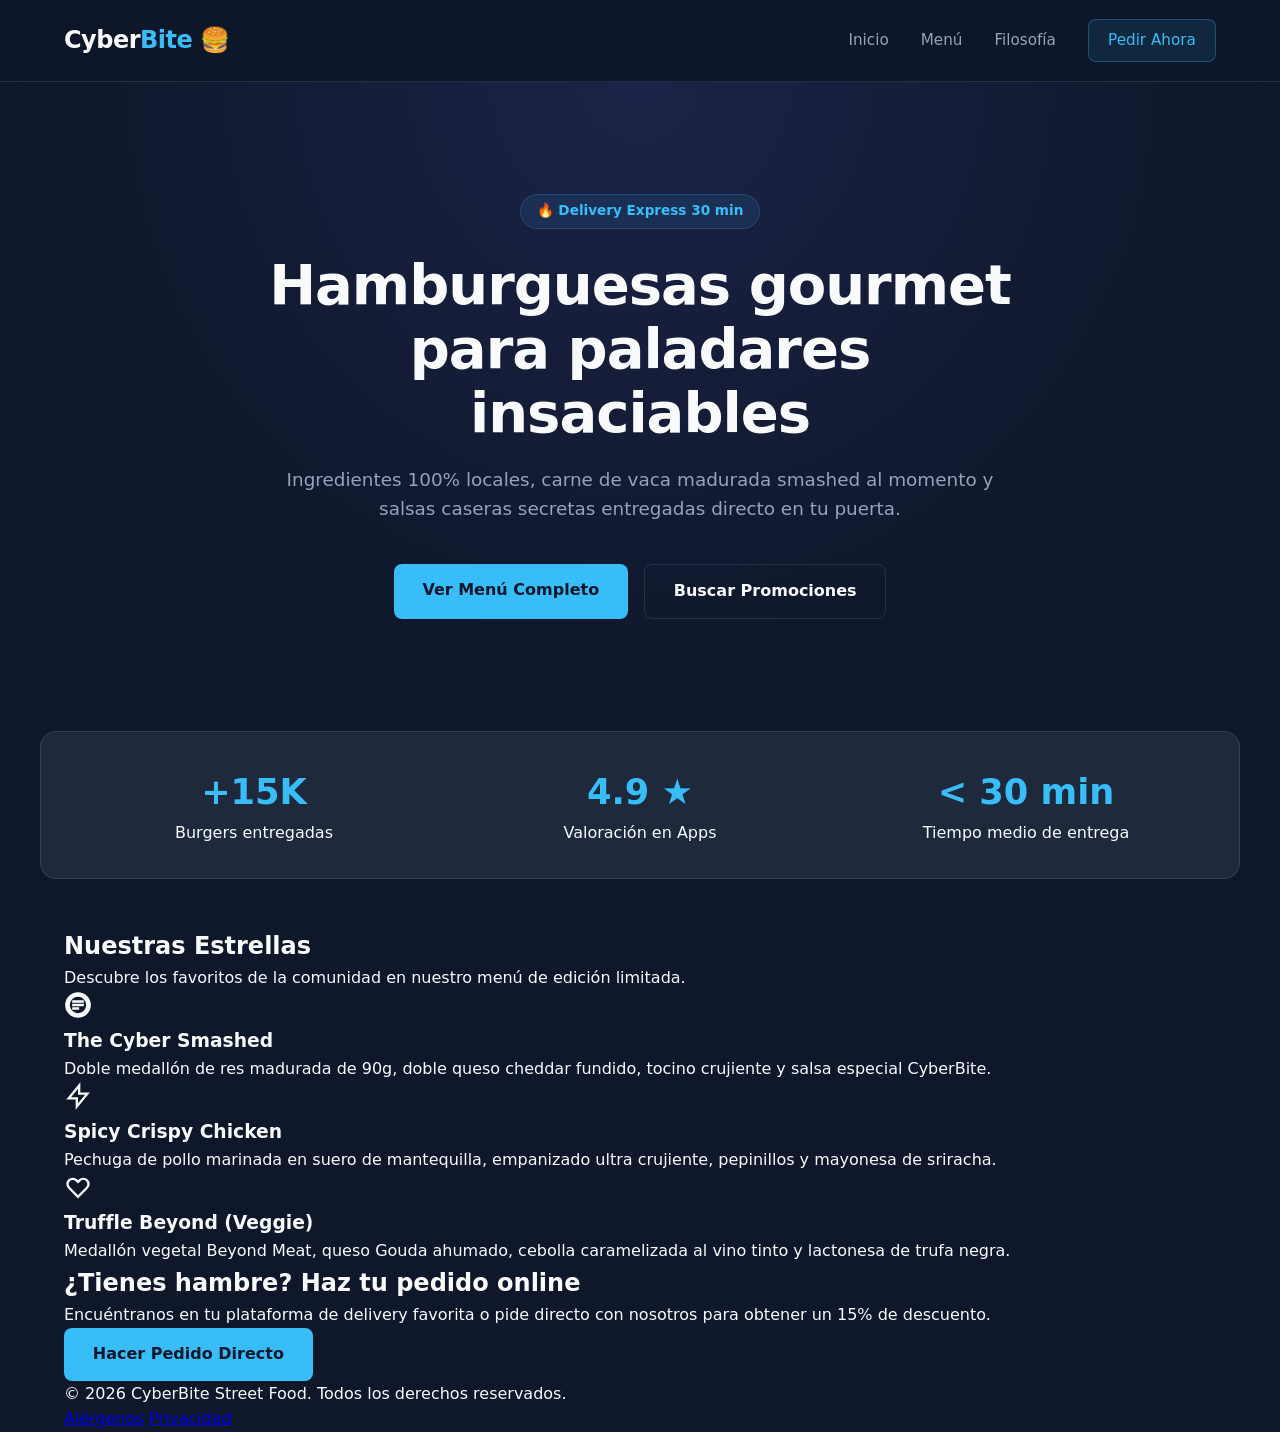
<file: Docker_4/Web2/index.html>
<!DOCTYPE html>
<html lang="es">
<head>
    <meta charset="UTF-8">
    <meta name="viewport" content="width=device-width, initial-scale=1.0">
    <title>CyberBite — Smash Burgers & Street Food</title>
    <link rel="stylesheet" href="styles.css">
</head>
<body>

    <!-- Navegación -->
    <header class="header">
        <div class="contenedor nav-wrapper">
            <a href="#" class="logo">Cyber<span>Bite</span> 🍔</a>
            <nav class="navbar">
                <a href="#inicio">Inicio</a>
                <a href="#menu">Menú</a>
                <a href="#nosotros">Filosofía</a>
                <a href="#pedir" class="nav-btn">Pedir Ahora</a>
            </nav>
        </div>
    </header>

    <main>
        <!-- Hero Section -->
        <section id="inicio" class="hero">
            <div class="contenedor hero-content">
                <span class="badge">🔥 Delivery Express 30 min</span>
                <h1>Hamburguesas gourmet para paladares insaciables</h1>
                <p>Ingredientes 100% locales, carne de vaca madurada smashed al momento y salsas caseras secretas entregadas directo en tu puerta.</p>
                <div class="hero-acciones">
                    <a href="#menu" class="btn btn-primary">Ver Menú Completo</a>
                    <a href="#pedir" class="btn btn-secondary">Buscar Promociones</a>
                </div>
            </div>
        </section>

        <!-- Métricas / Datos del restaurante -->
        <section class="stats contenedor">
            <div class="stat-item">
                <span class="num">+15K</span>
                <span class="label">Burgers entregadas</span>
            </div>
            <div class="stat-item">
                <span class="num">4.9 ★</span>
                <span class="label">Valoración en Apps</span>
            </div>
            <div class="stat-item">
                <span class="num">&lt; 30 min</span>
                <span class="label">Tiempo medio de entrega</span>
            </div>
        </section>

        <!-- Menú / Especialidades -->
        <section id="menu" class="servicios contenedor">
            <div class="section-header">
                <h2>Nuestras Estrellas</h2>
                <p>Descubre los favoritos de la comunidad en nuestro menú de edición limitada.</p>
            </div>

            <div class="grid-tarjetas">
                <!-- Plato 1 -->
                <article class="tarjeta">
                    <div class="icon-box">
                        <svg width="28" height="28" fill="none" stroke="currentColor" stroke-width="2" viewBox="0 0 24 24"><path d="M12 2a10 10 0 100 20 10 10 0 000-20zm0 18a8 8 0 110-16 8 8 0 010 16zM7 9h10M7 12h10M7 15h6"></path></svg>
                    </div>
                    <h3>The Cyber Smashed</h3>
                    <p>Doble medallón de res madurada de 90g, doble queso cheddar fundido, tocino crujiente y salsa especial CyberBite.</p>
                </article>

                <!-- Plato 2 -->
                <article class="tarjeta">
                    <div class="icon-box">
                        <svg width="28" height="28" fill="none" stroke="currentColor" stroke-width="2" viewBox="0 0 24 24"><path d="M13 10V3L4 14h7v7l9-11h-7z"></path></svg>
                    </div>
                    <h3>Spicy Crispy Chicken</h3>
                    <p>Pechuga de pollo marinada en suero de mantequilla, empanizado ultra crujiente, pepinillos y mayonesa de sriracha.</p>
                </article>

                <!-- Plato 3 -->
                <article class="tarjeta">
                    <div class="icon-box">
                        <svg width="28" height="28" fill="none" stroke="currentColor" stroke-width="2" viewBox="0 0 24 24"><path d="M4.318 6.318a4.5 4.5 0 000 6.364L12 20.364l7.682-7.682a4.5 4.5 0 00-6.364-6.364L12 7.636l-1.318-1.318a4.5 4.5 0 00-6.364 0z"></path></svg>
                    </div>
                    <h3>Truffle Beyond (Veggie)</h3>
                    <p>Medallón vegetal Beyond Meat, queso Gouda ahumado, cebolla caramelizada al vino tinto y lactonesa de trufa negra.</p>
                </article>
            </div>
        </section>

        <!-- Llamada a la acción / Pedir -->
        <section id="pedir" class="contacto">
            <div class="contenedor contacto-box">
                <h2>¿Tienes hambre? Haz tu pedido online</h2>
                <p>Encuéntranos en tu plataforma de delivery favorita o pide directo con nosotros para obtener un 15% de descuento.</p>
                <a href="mailto:pedidos@cyberbite.example" class="btn btn-primary">Hacer Pedido Directo</a>
            </div>
        </section>
    </main>

    <footer class="footer">
        <div class="contenedor footer-content">
            <p>&copy; 2026 CyberBite Street Food. Todos los derechos reservados.</p>
            <div class="footer-links">
                <a href="#">Alérgenos</a>
                <a href="#">Privacidad</a>
            </div>
        </div>
    </footer>

</body>
</html>
</file>
<file: Docker_4/Web2/styles.css>
/* ==========================================================================
   1. VARIABLES & RESET GENERAL
   ========================================================================== */
:root {
  /* Paleta de colores */
  --bg-dark: #0f172a;          /* Fondo principal ultra oscuro */
  --bg-card: #1e293b;          /* Fondo para tarjetas e ítems */
  --bg-card-hover: #334155;    /* Estado hover de tarjetas */
  
  --primary: #38bdf8;          /* Azul cian brillante */
  --primary-hover: #0284c7;    /* Azul para hovers */
  --accent: #6366f1;           /* Violeta moderno */
  
  --text-main: #f8fafc;        /* Texto principal */
  --text-muted: #94a3b8;       /* Texto secundario / suave */
  --border: rgba(255, 255, 255, 0.1);

  /* Tipografía y medidas */
  --font-sans: 'Inter', system-ui, -apple-system, sans-serif;
  --radius-sm: 8px;
  --radius-md: 16px;
  --radius-lg: 24px;
  --transition: all 0.25s ease-in-out;
}

* {
  margin: 0;
  padding: 0;
  box-sizing: border-box;
}

html {
  scroll-behavior: smooth;
}

body {
  background-color: var(--bg-dark);
  color: var(--text-main);
  font-family: var(--font-sans);
  line-height: 1.6;
  overflow-x: hidden;
}

.contenedor {
  max-width: 1200px;
  margin: 0 auto;
  padding: 0 1.5rem;
}

/* ==========================================================================
   2. HEADER & NAVEGACIÓN
   ========================================================================== */
.header {
  position: sticky;
  top: 0;
  z-index: 100;
  background-color: rgba(15, 23, 42, 0.85);
  backdrop-filter: blur(12px);
  -webkit-backdrop-filter: blur(12px);
  border-bottom: 1px solid var(--border);
  padding: 1.2rem 0;
}

.nav-wrapper {
  display: flex;
  justify-content: space-between;
  align-items: center;
}

.logo {
  font-size: 1.5rem;
  font-weight: 800;
  color: var(--text-main);
  text-decoration: none;
  letter-spacing: -0.5px;
}

.logo span {
  color: var(--primary);
}

.navbar {
  display: flex;
  align-items: center;
  gap: 2rem;
}

.navbar a {
  color: var(--text-muted);
  text-decoration: none;
  font-size: 0.95rem;
  font-weight: 500;
  transition: var(--transition);
}

.navbar a:hover {
  color: var(--primary);
}

.navbar .nav-btn {
  background: rgba(56, 189, 248, 0.1);
  color: var(--primary);
  padding: 0.5rem 1.2rem;
  border-radius: var(--radius-sm);
  border: 1px solid rgba(56, 189, 248, 0.3);
}

.navbar .nav-btn:hover {
  background: var(--primary);
  color: #000;
}

/* ==========================================================================
   3. HERO SECTION (INICIO)
   ========================================================================== */
.hero {
  padding: 7rem 0 4rem;
  text-align: center;
  background: radial-gradient(circle at 50% 0%, rgba(99, 102, 241, 0.15) 0%, transparent 70%);
}

.hero-content {
  max-width: 800px;
}

.badge {
  display: inline-block;
  background-color: rgba(56, 189, 248, 0.1);
  color: var(--primary);
  font-size: 0.85rem;
  font-weight: 600;
  padding: 0.35rem 1rem;
  border-radius: 50px;
  border: 1px solid rgba(56, 189, 248, 0.2);
  margin-bottom: 1.5rem;
}

.hero h1 {
  font-size: clamp(2.2rem, 5vw, 3.5rem);
  font-weight: 800;
  line-height: 1.15;
  margin-bottom: 1.2rem;
  letter-spacing: -1px;
}

.hero p {
  font-size: 1.15rem;
  color: var(--text-muted);
  margin-bottom: 2.5rem;
}

.hero-acciones {
  display: flex;
  justify-content: center;
  gap: 1rem;
  flex-wrap: wrap;
}

/* Botones reusables */
.btn {
  display: inline-block;
  padding: 0.85rem 1.8rem;
  font-weight: 600;
  border-radius: var(--radius-sm);
  text-decoration: none;
  transition: var(--transition);
}

.btn-primary {
  background-color: var(--primary);
  color: #0f172a;
}

.btn-primary:hover {
  background-color: var(--primary-hover);
  color: #ffffff;
  transform: translateY(-2px);
  box-shadow: 0 10px 20px -5px rgba(56, 189, 248, 0.3);
}

.btn-secondary {
  background-color: transparent;
  color: var(--text-main);
  border: 1px solid var(--border);
}

.btn-secondary:hover {
  background-color: rgba(255, 255, 255, 0.05);
  border-color: var(--text-muted);
}

/* ==========================================================================
   4. MÉTRICAS / ESTADÍSTICAS (STATS)
   ========================================================================== */
.stats {
  display: grid;
  grid-template-columns: repeat(auto-fit, minmax(200px, 1fr));
  gap: 1.5rem;
  margin: 3rem auto;
  padding: 2rem;
  background: var(--bg-card);
  border: 1px solid var(--border);
  border-radius: var(--radius-md);
  text-align: center;
}

.stat-item .num {
  display: block;
  font-size: 2.2rem;
  font-weight: 800;
  color: var(--primary);
}
</file>
